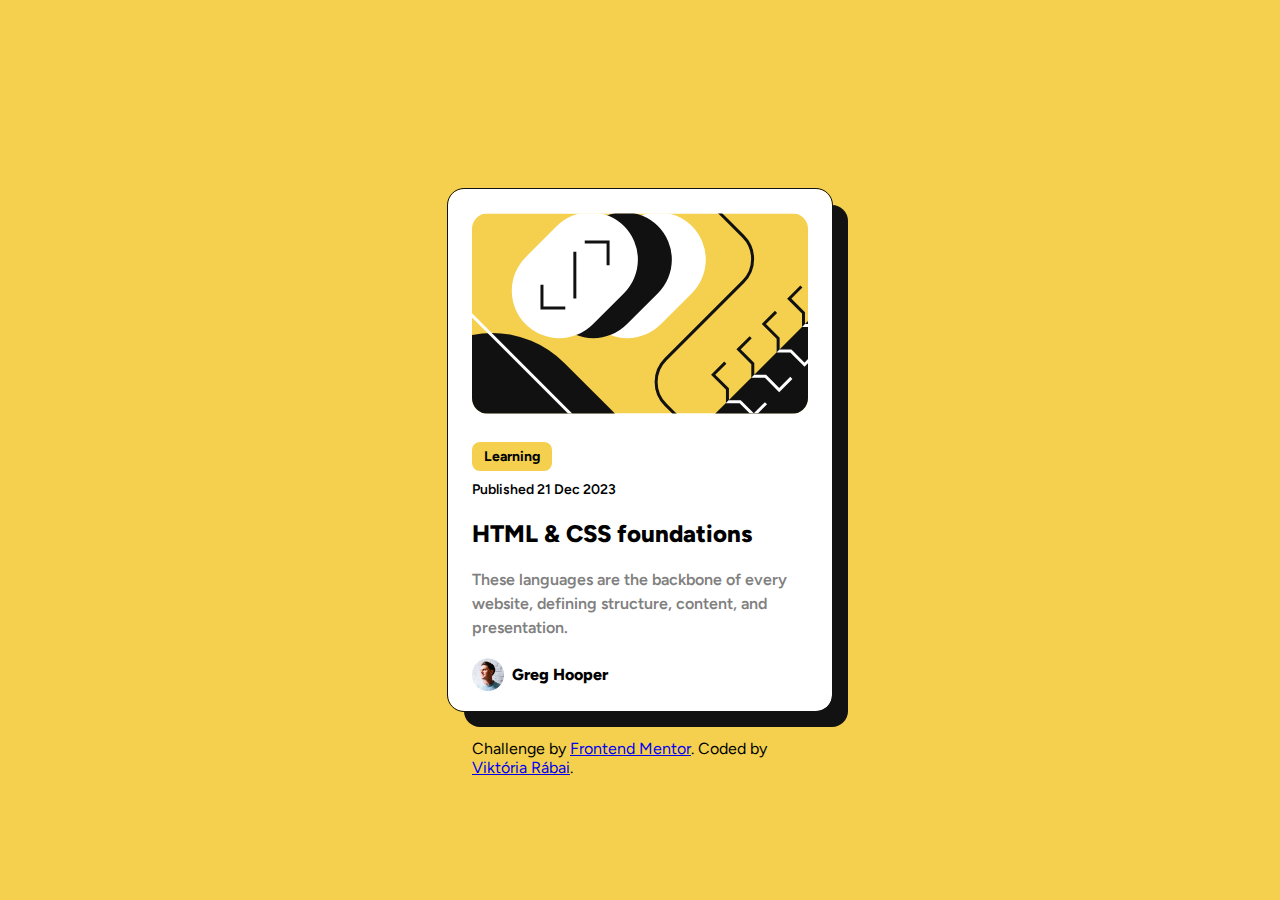
<file: index.html>
<!DOCTYPE html>
<html lang="en">
<head>
  <meta charset="UTF-8">
  <meta name="viewport" content="width=device-width, initial-scale=1.0"> <!-- displays site properly based on user's device -->



  <link rel="icon" type="image/png" sizes="32x32" href="blog-preview-card-main/assets/images/favicon-32x32.png">
  <link rel="preconnect" href="https://fonts.googleapis.com">
  <link rel="preconnect" href="https://fonts.gstatic.com" crossorigin>
  <link href="https://fonts.googleapis.com/css2?family=Figtree:wght@300;600&display=swap" rel="stylesheet">
  <link rel="preconnect" href="https://fonts.googleapis.com">
  <link rel="preconnect" href="https://fonts.gstatic.com" crossorigin>
  <link href="https://fonts.googleapis.com/css2?family=Figtree:wght@300;600;800&display=swap" rel="stylesheet">

  <link rel="stylesheet" href="style.css">

  <title>Frontend Mentor | Blog preview card</title>

  <!-- Feel free to remove these styles or customise in your own stylesheet 👍 -->

</head>
<body>

<div class="card">

  <div class="zero-section">
    <svg xmlns="http://www.w3.org/2000/svg" width="336" height="201" fill="none" viewBox="0 0 336 201"><g clip-path="url(#a)"><path fill="#F4D04E" d="M0 .5h336v200H0z"/><rect width="139" height="95" x="87.996" y="77.729" fill="#fff" rx="47.5" transform="rotate(-45 87.996 77.729)"/><rect width="139" height="95" x="54.055" y="77.729" fill="#111" rx="47.5" transform="rotate(-45 54.055 77.729)"/><path fill="#111" d="M234.864 209.036 451.4-7.5l67.175 67.175-216.536 216.536z"/><rect width="139" height="95" x="20.114" y="77.729" fill="#fff" rx="47.5" transform="rotate(-45 20.114 77.729)"/><rect width="204.19" height="270.554" fill="#111" rx="102.095" transform="scale(-1 1) rotate(45 -103.887 14.564)"/><path stroke="#fff" stroke-width="3" d="m6.69-357.5 135.583 135.727c12.481 12.494 12.481 32.737 0 45.231L-45.544 11.475c-12.481 12.494-12.481 32.737 0 45.23L107.088 209.5"/><path stroke="#111" stroke-width="3" d="M69.965 71.719v23.334h23.334M136.079 52.273V28.94h-23.334M102.845 38.838v46.67M210.364-37.5l60.873 60.873c12.497 12.496 12.497 32.758 0 45.254l-77.745 77.746c-12.497 12.496-12.497 32.758 0 45.254l69.872 69.873"/><path stroke="#111" stroke-width="3" d="m253.339 149.574-12.144 12.145 14.256 14.257v12.672h12.673l13.729 13.729 12.145-12.145M278.685 124.228l-12.145 12.145 14.257 14.257v12.673h12.673l13.729 13.729 12.145-12.145M304.031 98.883l-12.145 12.144 14.257 14.257v12.673h12.673l13.729 13.729 12.144-12.145M329.376 73.537l-12.145 12.145 14.257 14.257v12.672h12.673l13.729 13.729 12.145-12.144"/><path stroke="#fff" stroke-width="5" d="m354.722 48.191-12.145 12.145 14.257 14.257v12.673h12.673l13.729 13.729 12.145-12.145"/><mask id="b" width="285" height="285" x="234" y="-8" maskUnits="userSpaceOnUse" style="mask-type:alpha"><path fill="#111" d="M234.864 209.036 451.4-7.5l67.175 67.175-216.536 216.536z"/></mask><g stroke="#fff" mask="url(#b)"><path stroke-width="3" d="m253.339 149.574-12.144 12.145 14.256 14.257v12.672h12.673l13.729 13.729 12.145-12.145M278.685 124.228l-12.145 12.145 14.257 14.257v12.673h12.673l13.729 13.729 12.145-12.145M304.031 98.883l-12.145 12.144 14.257 14.257v12.673h12.673l13.729 13.729 12.144-12.145M329.376 73.537l-12.145 12.145 14.257 14.257v12.672h12.673l13.729 13.729 12.145-12.145"/><path stroke-width="5" d="m354.722 48.191-12.145 12.145 14.257 14.257v12.673h12.673l13.729 13.729 12.145-12.145"/></g></g><defs><clipPath id="a"><path fill="#fff" d="M0 .5h336v200H0z"/></clipPath></defs></svg>
  </div>

  <div class="box">
  <p class="first-section">Learning</p>

  <p class="second-section">Published 21 Dec 2023</p>

  <h1 class="third-section">HTML & CSS foundations</h1>

  <p class="fourth-section">These languages are the backbone of every website, defining structure, content, and presentation.</p>
  </div>
  <div class="fifth-section">
    <img src="blog-preview-card-main/assets/images/image-avatar.webp" alt="Greg Hooper">
    <p>Greg Hooper</p>
  </div>



  <div class="attribution">
    Challenge by <a href="https://www.frontendmentor.io?ref=challenge" target="_blank">Frontend Mentor</a>.
    Coded by <a href="#">Viktória Rábai</a>.
  </div>
</div>


</body>
</html>
</file>
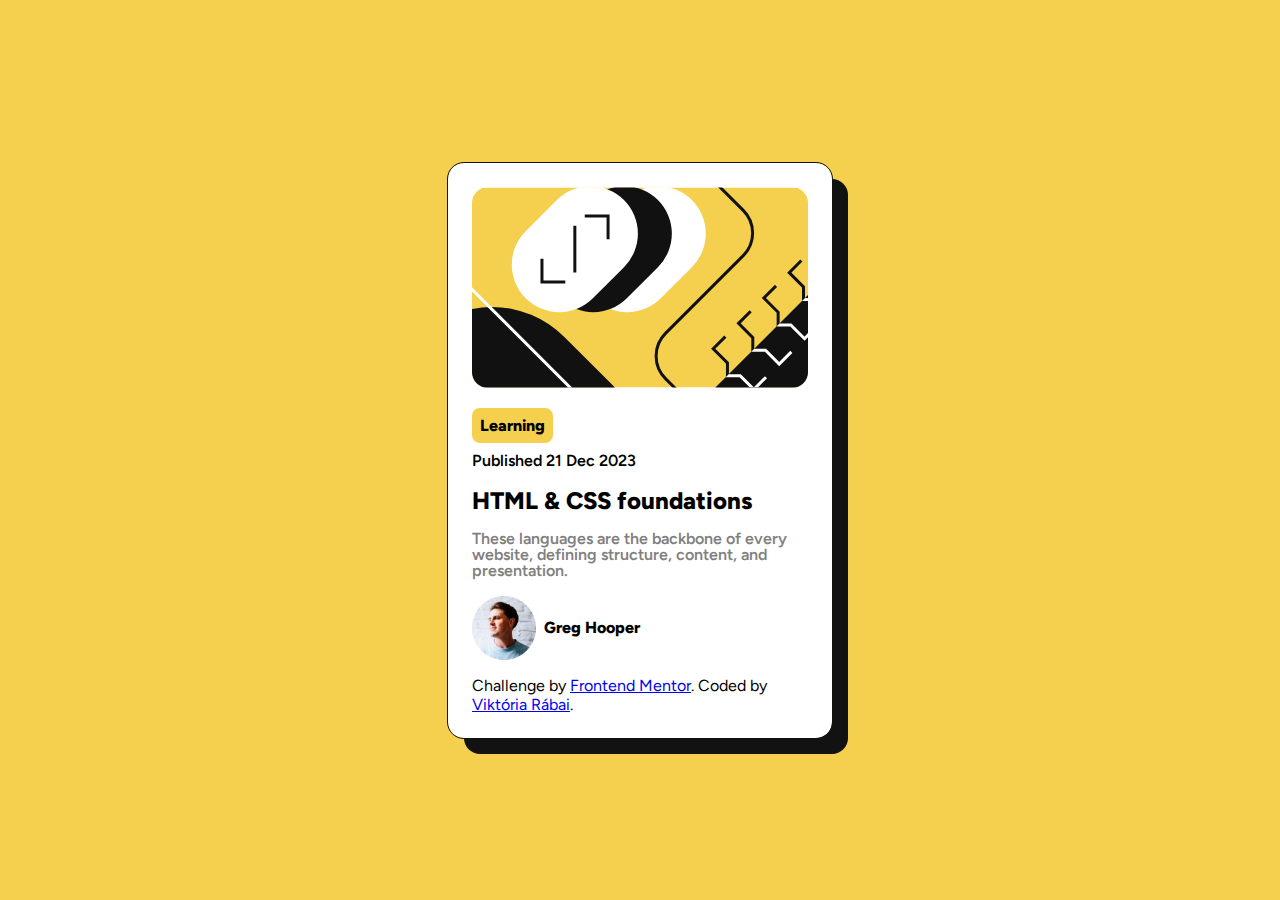
<file: blog-preview-card-main/index.html>
<!DOCTYPE html>
<html lang="en">
<head>
  <meta charset="UTF-8">
  <meta name="viewport" content="width=device-width, initial-scale=1.0"> <!-- displays site properly based on user's device -->



  <link rel="icon" type="image/png" sizes="32x32" href="./assets/images/favicon-32x32.png">
  <link rel="preconnect" href="https://fonts.googleapis.com">
  <link rel="preconnect" href="https://fonts.gstatic.com" crossorigin>
  <link href="https://fonts.googleapis.com/css2?family=Figtree:wght@300;600&display=swap" rel="stylesheet">
  <link rel="preconnect" href="https://fonts.googleapis.com">
  <link rel="preconnect" href="https://fonts.gstatic.com" crossorigin>
  <link href="https://fonts.googleapis.com/css2?family=Figtree:wght@300;600;800&display=swap" rel="stylesheet">

  <link rel="stylesheet" href="style.css">

  <title>Frontend Mentor | Blog preview card</title>

  <!-- Feel free to remove these styles or customise in your own stylesheet 👍 -->

</head>
<body>

<div class="card">

  <div class="zero-section">
    <svg xmlns="http://www.w3.org/2000/svg" width="336" height="201" fill="none" viewBox="0 0 336 201"><g clip-path="url(#a)"><path fill="#F4D04E" d="M0 .5h336v200H0z"/><rect width="139" height="95" x="87.996" y="77.729" fill="#fff" rx="47.5" transform="rotate(-45 87.996 77.729)"/><rect width="139" height="95" x="54.055" y="77.729" fill="#111" rx="47.5" transform="rotate(-45 54.055 77.729)"/><path fill="#111" d="M234.864 209.036 451.4-7.5l67.175 67.175-216.536 216.536z"/><rect width="139" height="95" x="20.114" y="77.729" fill="#fff" rx="47.5" transform="rotate(-45 20.114 77.729)"/><rect width="204.19" height="270.554" fill="#111" rx="102.095" transform="scale(-1 1) rotate(45 -103.887 14.564)"/><path stroke="#fff" stroke-width="3" d="m6.69-357.5 135.583 135.727c12.481 12.494 12.481 32.737 0 45.231L-45.544 11.475c-12.481 12.494-12.481 32.737 0 45.23L107.088 209.5"/><path stroke="#111" stroke-width="3" d="M69.965 71.719v23.334h23.334M136.079 52.273V28.94h-23.334M102.845 38.838v46.67M210.364-37.5l60.873 60.873c12.497 12.496 12.497 32.758 0 45.254l-77.745 77.746c-12.497 12.496-12.497 32.758 0 45.254l69.872 69.873"/><path stroke="#111" stroke-width="3" d="m253.339 149.574-12.144 12.145 14.256 14.257v12.672h12.673l13.729 13.729 12.145-12.145M278.685 124.228l-12.145 12.145 14.257 14.257v12.673h12.673l13.729 13.729 12.145-12.145M304.031 98.883l-12.145 12.144 14.257 14.257v12.673h12.673l13.729 13.729 12.144-12.145M329.376 73.537l-12.145 12.145 14.257 14.257v12.672h12.673l13.729 13.729 12.145-12.144"/><path stroke="#fff" stroke-width="5" d="m354.722 48.191-12.145 12.145 14.257 14.257v12.673h12.673l13.729 13.729 12.145-12.145"/><mask id="b" width="285" height="285" x="234" y="-8" maskUnits="userSpaceOnUse" style="mask-type:alpha"><path fill="#111" d="M234.864 209.036 451.4-7.5l67.175 67.175-216.536 216.536z"/></mask><g stroke="#fff" mask="url(#b)"><path stroke-width="3" d="m253.339 149.574-12.144 12.145 14.256 14.257v12.672h12.673l13.729 13.729 12.145-12.145M278.685 124.228l-12.145 12.145 14.257 14.257v12.673h12.673l13.729 13.729 12.145-12.145M304.031 98.883l-12.145 12.144 14.257 14.257v12.673h12.673l13.729 13.729 12.144-12.145M329.376 73.537l-12.145 12.145 14.257 14.257v12.672h12.673l13.729 13.729 12.145-12.145"/><path stroke-width="5" d="m354.722 48.191-12.145 12.145 14.257 14.257v12.673h12.673l13.729 13.729 12.145-12.145"/></g></g><defs><clipPath id="a"><path fill="#fff" d="M0 .5h336v200H0z"/></clipPath></defs></svg>
  </div>

  <p class="first-section">Learning</p>

  <p class="second-section">Published 21 Dec 2023</p>

  <h1 class="third-section">HTML & CSS foundations</h1>

  <p class="fourth-section">These languages are the backbone of every website, defining structure, content, and presentation.</p>

  <div class="fifth-section">
    <img src="../blog-preview-card-main/assets/images/image-avatar.webp" alt="Greg Hooper">
    <p>Greg Hooper</p>
  </div>



  <div class="attribution">
    Challenge by <a href="https://www.frontendmentor.io?ref=challenge" target="_blank">Frontend Mentor</a>.
    Coded by <a href="#">Viktória Rábai</a>.
  </div>
</div>


</body>
</html>
</file>
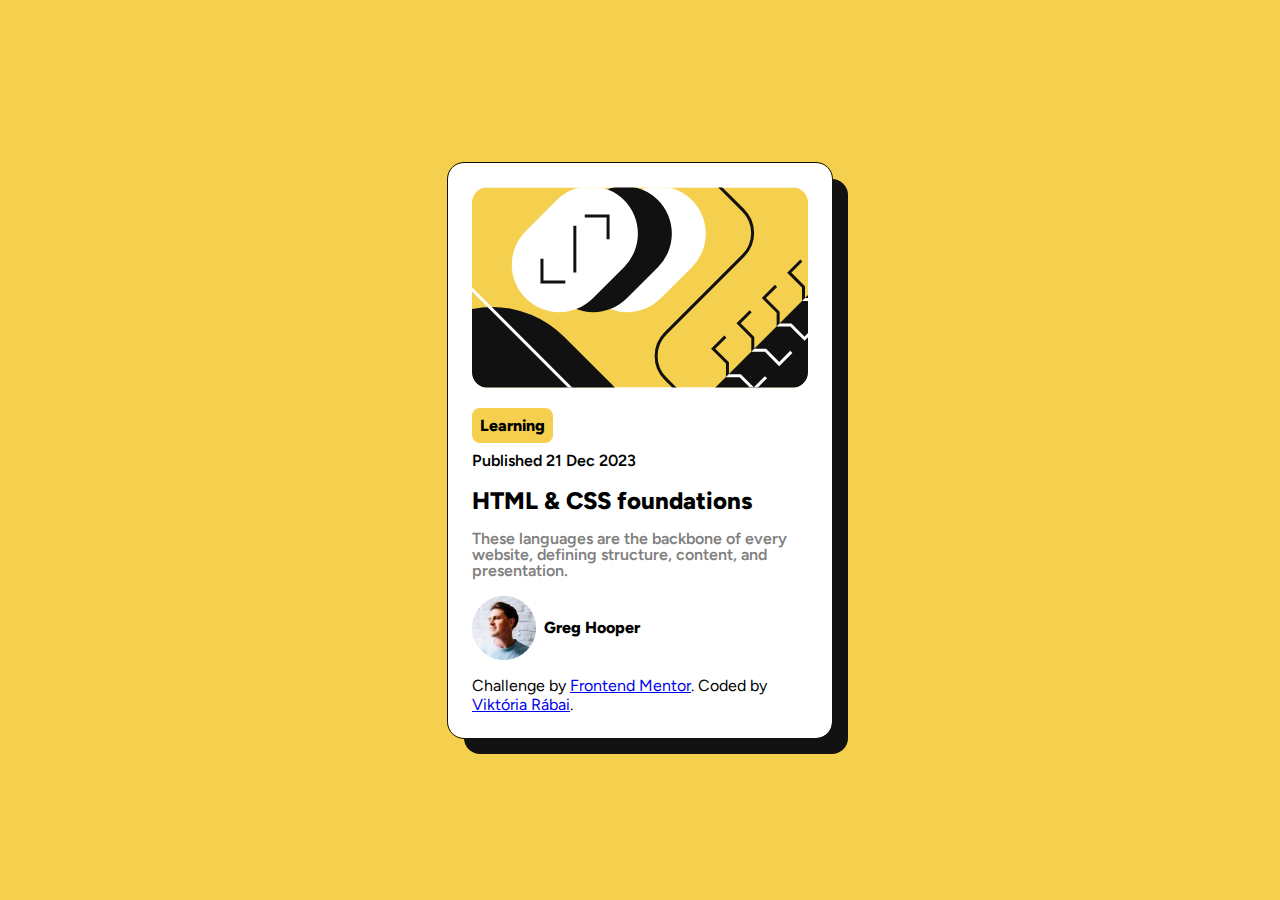
<file: doit/index.html>
<!DOCTYPE html>
<html lang="en">
<head>
  <meta charset="UTF-8">
  <meta name="viewport" content="width=device-width, initial-scale=1.0"> <!-- displays site properly based on user's device -->
  

  
  <link rel="icon" type="image/png" sizes="32x32" href="./assets/images/favicon-32x32.png">
  <link rel="preconnect" href="https://fonts.googleapis.com">
<link rel="preconnect" href="https://fonts.gstatic.com" crossorigin>
<link href="https://fonts.googleapis.com/css2?family=Figtree:wght@300;600&display=swap" rel="stylesheet">
<link rel="preconnect" href="https://fonts.googleapis.com">
<link rel="preconnect" href="https://fonts.gstatic.com" crossorigin>
<link href="https://fonts.googleapis.com/css2?family=Figtree:wght@300;600;800&display=swap" rel="stylesheet">

  <link rel="stylesheet" href="style.css">

  <title>Frontend Mentor | Blog preview card</title>

  <!-- Feel free to remove these styles or customise in your own stylesheet 👍 -->

</head>
<body>

<div class="card"> 

  <div class="zero-section">
    <svg xmlns="http://www.w3.org/2000/svg" width="336" height="201" fill="none" viewBox="0 0 336 201"><g clip-path="url(#a)"><path fill="#F4D04E" d="M0 .5h336v200H0z"/><rect width="139" height="95" x="87.996" y="77.729" fill="#fff" rx="47.5" transform="rotate(-45 87.996 77.729)"/><rect width="139" height="95" x="54.055" y="77.729" fill="#111" rx="47.5" transform="rotate(-45 54.055 77.729)"/><path fill="#111" d="M234.864 209.036 451.4-7.5l67.175 67.175-216.536 216.536z"/><rect width="139" height="95" x="20.114" y="77.729" fill="#fff" rx="47.5" transform="rotate(-45 20.114 77.729)"/><rect width="204.19" height="270.554" fill="#111" rx="102.095" transform="scale(-1 1) rotate(45 -103.887 14.564)"/><path stroke="#fff" stroke-width="3" d="m6.69-357.5 135.583 135.727c12.481 12.494 12.481 32.737 0 45.231L-45.544 11.475c-12.481 12.494-12.481 32.737 0 45.23L107.088 209.5"/><path stroke="#111" stroke-width="3" d="M69.965 71.719v23.334h23.334M136.079 52.273V28.94h-23.334M102.845 38.838v46.67M210.364-37.5l60.873 60.873c12.497 12.496 12.497 32.758 0 45.254l-77.745 77.746c-12.497 12.496-12.497 32.758 0 45.254l69.872 69.873"/><path stroke="#111" stroke-width="3" d="m253.339 149.574-12.144 12.145 14.256 14.257v12.672h12.673l13.729 13.729 12.145-12.145M278.685 124.228l-12.145 12.145 14.257 14.257v12.673h12.673l13.729 13.729 12.145-12.145M304.031 98.883l-12.145 12.144 14.257 14.257v12.673h12.673l13.729 13.729 12.144-12.145M329.376 73.537l-12.145 12.145 14.257 14.257v12.672h12.673l13.729 13.729 12.145-12.144"/><path stroke="#fff" stroke-width="5" d="m354.722 48.191-12.145 12.145 14.257 14.257v12.673h12.673l13.729 13.729 12.145-12.145"/><mask id="b" width="285" height="285" x="234" y="-8" maskUnits="userSpaceOnUse" style="mask-type:alpha"><path fill="#111" d="M234.864 209.036 451.4-7.5l67.175 67.175-216.536 216.536z"/></mask><g stroke="#fff" mask="url(#b)"><path stroke-width="3" d="m253.339 149.574-12.144 12.145 14.256 14.257v12.672h12.673l13.729 13.729 12.145-12.145M278.685 124.228l-12.145 12.145 14.257 14.257v12.673h12.673l13.729 13.729 12.145-12.145M304.031 98.883l-12.145 12.144 14.257 14.257v12.673h12.673l13.729 13.729 12.144-12.145M329.376 73.537l-12.145 12.145 14.257 14.257v12.672h12.673l13.729 13.729 12.145-12.145"/><path stroke-width="5" d="m354.722 48.191-12.145 12.145 14.257 14.257v12.673h12.673l13.729 13.729 12.145-12.145"/></g></g><defs><clipPath id="a"><path fill="#fff" d="M0 .5h336v200H0z"/></clipPath></defs></svg>
  </div>

  <p class="first-section">Learning</p>

  <p class="second-section">Published 21 Dec 2023</p>

  <h1 class="third-section">HTML & CSS foundations</h1>

  <p class="fourth-section">These languages are the backbone of every website, defining structure, content, and presentation.</p>

  <div class="fifth-section">
    <img src="blog-preview-card-main/assets/images/image-avatar.webp" alt="Greg Hooper">
   <p>Greg Hooper</p>
  </div>
  


  <div class="attribution">
    Challenge by <a href="https://www.frontendmentor.io?ref=challenge" target="_blank">Frontend Mentor</a>. 
    Coded by <a href="#">Viktória Rábai</a>.
  </div>
</div>


</body>
</html>
</file>
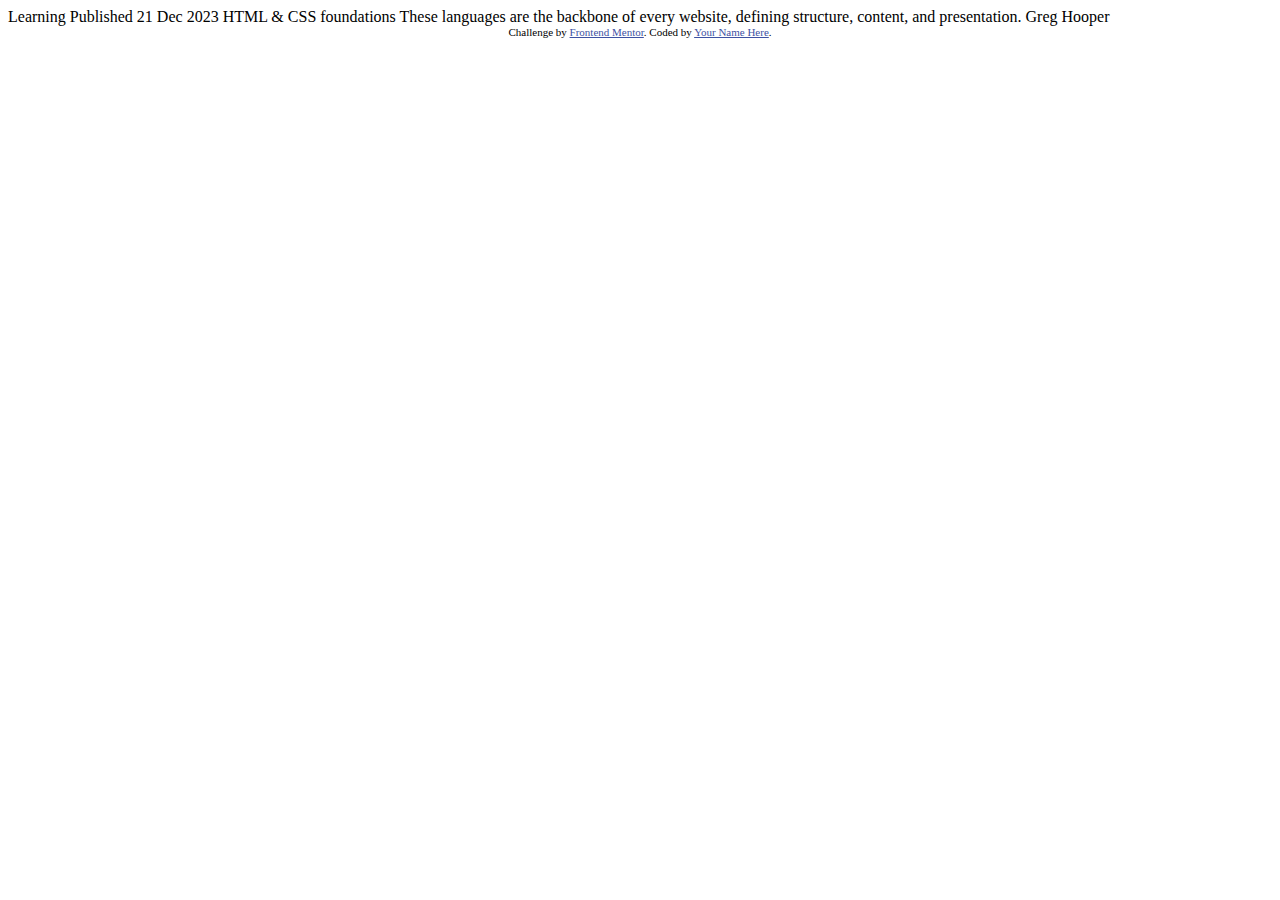
<file: doit/blog-preview-card-main/index.html>
<!DOCTYPE html>
<html lang="en">
<head>
  <meta charset="UTF-8">
  <meta name="viewport" content="width=device-width, initial-scale=1.0"> <!-- displays site properly based on user's device -->

  <link rel="icon" type="image/png" sizes="32x32" href="./assets/images/favicon-32x32.png">
  
  <title>Frontend Mentor | Blog preview card</title>

  <!-- Feel free to remove these styles or customise in your own stylesheet 👍 -->
  <style>
    .attribution { font-size: 11px; text-align: center; }
    .attribution a { color: hsl(228, 45%, 44%); }
  </style>
</head>
<body>

  Learning

  Published 21 Dec 2023

  HTML & CSS foundations

  These languages are the backbone of every website, defining structure, content, and presentation.

  Greg Hooper
  
  <div class="attribution">
    Challenge by <a href="https://www.frontendmentor.io?ref=challenge" target="_blank">Frontend Mentor</a>. 
    Coded by <a href="#">Your Name Here</a>.
  </div>
</body>
</html>
</file>
<file: style.css>
*,
*::before,
*::after {
  margin: 0;
  padding: 0;
  box-sizing: border-box;
}

:root {
    --yellow: hsl(47, 88%, 63%);
    --white: hsl(0, 0%, 100%);
    --grey: hsl(0, 0%, 50%);
    --black: hsl(0, 0%, 7%);
}

body {
    background-color: var(--yellow);
    height: 100vh;
    font-family: 'Figtree', sans-serif;
    display: grid;
    place-content: center;
}

.card{
    background-color: var(--white);
    width: 384px;
    height: 522px;
    padding: 1.5rem;
    border-radius: 1rem;
    outline: 1px solid var(--black);
    position: relative;
}

.card::before {
    content: '';
    background-color: var(--black);
    top: 1rem;
    right: -1rem;
    border-radius: 1rem;
    z-index: -1;
    position: absolute;
    width: 100%;
    height: 100%;
    

}

svg {
    width: 100%;
    border-radius: 1rem;
}

.first-section {
    background-color: var(--yellow);
    width: min-content;
    padding: 4px 12px;
    border-radius: 0.5rem;
    font-size: 14px;
    font-weight: bold;
    line-height: 150%;
}

.second-section {
    margin-top: 0.5rem;
    font-size: 14px;
    line-height: 150%;
    font-weight: 600;
}

.third-section {
    margin-top: 1rem;
    font-size: 24px;
    font-weight: 800;
    line-height: 150%;
}

.fourth-section {
    margin-top: 1rem;
    color: var(--grey);
    font-weight: 600;
    line-height: 150%;
    font-size: 16px;
}

.fifth-section {
    margin-top: 1rem;
    display: flex;
    gap: 0.5rem;
    align-items: center;
}

.fifth-section p {
    font-weight: 800;
}

.attribution {
    margin-top: 3rem;
}

.box {
    height: 200px;
    margin-top: 24px;
}

img {
    width: 32px;
}

@media(max-width: 375px) {
    .card{
  font-size: small;
  width: 327px;
  margin:1.5rem;
    }
 
}
</file>
<file: blog-preview-card-main/style.css>
*,
*::before,
*::after {
  margin: 0;
  padding: 0;
  box-sizing: border-box;
}

:root {
    --yellow: hsl(47, 88%, 63%);
    --white: hsl(0, 0%, 100%);
    --grey: hsl(0, 0%, 50%);
    --black: hsl(0, 0%, 7%);
}

body {
    background-color: var(--yellow);
    height: 100vh;
    font-family: 'Figtree', sans-serif;
    display: grid;
    place-content: center;
}

.card{
    background-color: var(--white);
    width: 384px;
    padding: 1.5rem;
    border-radius: 1rem;
    outline: 1px solid var(--black);
    position: relative;
}

.card::before {
    content: '';
    background-color: var(--black);
    top: 1rem;
    right: -1rem;
    border-radius: 1rem;
    z-index: -1;
    position: absolute;
    width: 100%;
    height: 100%;
    

}

svg {
    width: 100%;
    border-radius: 1rem;
}

.first-section {
    background-color: var(--yellow);
    width: min-content;
    padding: 0.5rem;
    border-radius: 0.5rem;
    margin-top: 1rem;
    font-weight: 800;
}

.second-section {
    margin-top: 0.5rem;
   
    font-weight: 600;
}

.third-section {
    margin-top: 1rem;
    font-size: 1.5rem;
    font-weight: 800;
}

.fourth-section {
    margin-top: 1rem;
    color: var(--grey);
    line-height: 1rem;
    font-weight: 600;
  
}

.fifth-section {
    margin-top: 1rem;
    display: flex;
    gap: 0.5rem;
    align-items: center;
}

.fifth-section p {
    font-weight: 800;
}

.attribution {
    margin-top: 1rem;
}

@media(max-width: 375px) {
    .card{
  font-size: small;
  width: 327px;
  margin:1.5rem;
    }
 
}
</file>
<file: doit/style.css>
*,
*::before,
*::after {
  margin: 0;
  padding: 0;
  box-sizing: border-box;
}

:root {
    --yellow: hsl(47, 88%, 63%);
    --white: hsl(0, 0%, 100%);
    --grey: hsl(0, 0%, 50%);
    --black: hsl(0, 0%, 7%);
}

body {
    background-color: var(--yellow);
    height: 100vh;
    font-family: 'Figtree', sans-serif;
    display: grid;
    place-content: center;
}

.card{
    background-color: var(--white);
    width: 384px;
    padding: 1.5rem;
    border-radius: 1rem;
    outline: 1px solid var(--black);
    position: relative;
}

.card::before {
    content: '';
    background-color: var(--black);
    top: 1rem;
    right: -1rem;
    border-radius: 1rem;
    z-index: -1;
    position: absolute;
    width: 100%;
    height: 100%;
    

}

svg {
    width: 100%;
    border-radius: 1rem;
}

.first-section {
    background-color: var(--yellow);
    width: min-content;
    padding: 0.5rem;
    border-radius: 0.5rem;
    margin-top: 1rem;
    font-weight: 800;
}

.second-section {
    margin-top: 0.5rem;
   
    font-weight: 600;
}

.third-section {
    margin-top: 1rem;
    font-size: 1.5rem;
    font-weight: 800;
}

.fourth-section {
    margin-top: 1rem;
    color: var(--grey);
    line-height: 1rem;
    font-weight: 600;
  
}

.fifth-section {
    margin-top: 1rem;
    display: flex;
    gap: 0.5rem;
    align-items: center;
}

.fifth-section p {
    font-weight: 800;
}

.attribution {
    margin-top: 1rem;
}

@media(max-width: 375px) {
    .card{
  font-size: small;
  width: 327px;
  margin:1.5rem;
    }
 
}
</file>
